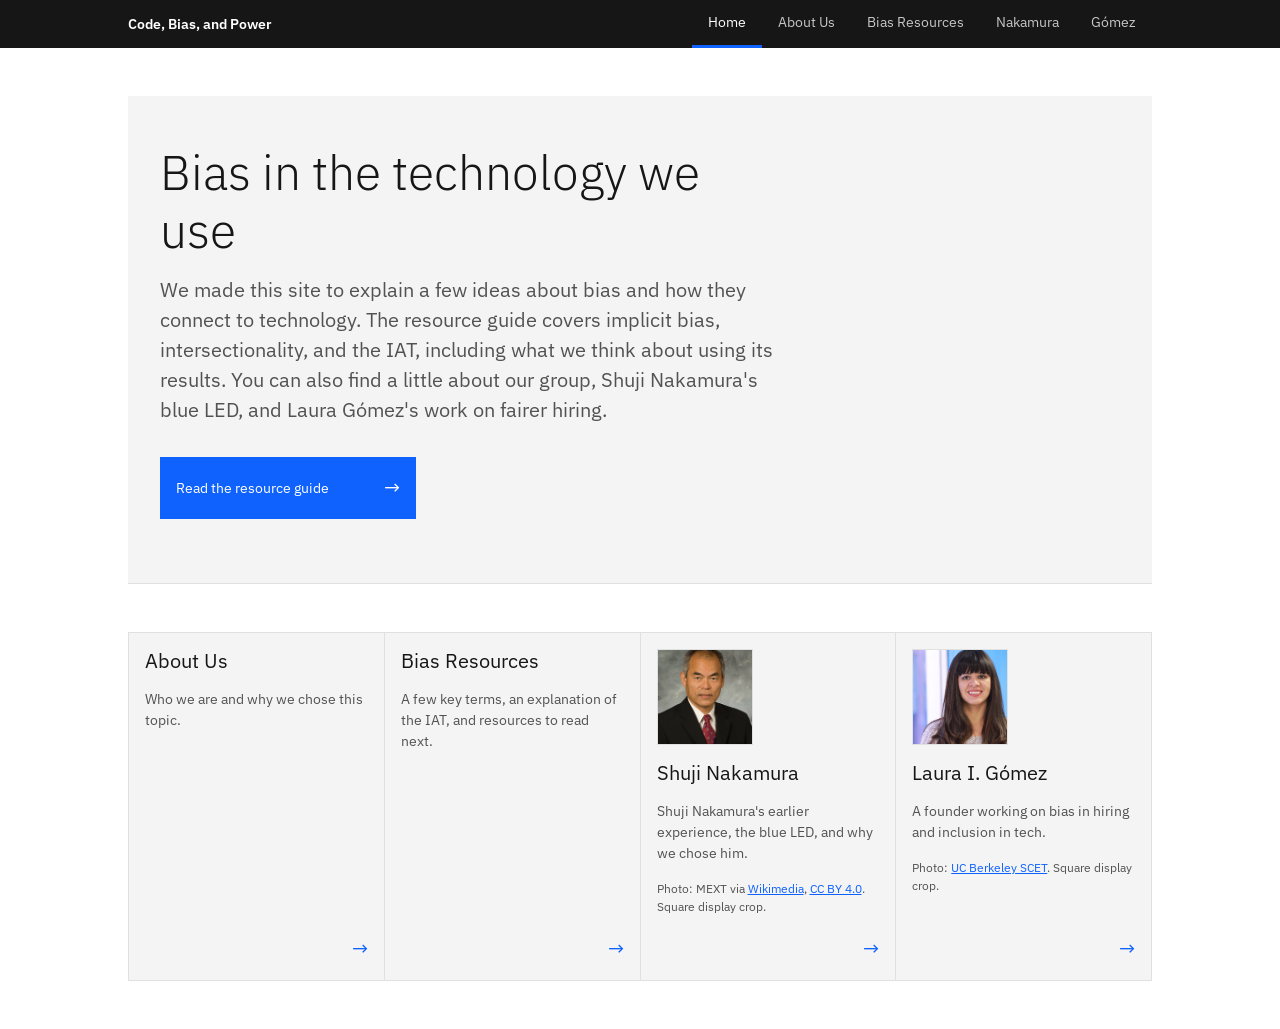
<file: index.html>
<!DOCTYPE html>
<!--
  index.html : the splash (welcome) page.
  Initials: GR TB

  Ideas for takeaway:
  1. We choose to use the semantic tags, like header, nav, and main.
  -- These are the different parts of our page, provide a basic structure or framework, and help
  -- screen readers understand how the content is arranged.
  2. About styling, all active CSS styling is under the stylepage.css and carbon.css(for IBM Carbon Design 
  -- Language). Using separate CSS file help us to keep both HTML clean, and 
  -- make our life easier when we want to change them, since we don't need going back and forth
  -- to change every files. Inline CSS is useful just for small part, not giant describe and denote
  -- inline.
  3. In order to keep navigation stright forward, or navigation should be able to seen directly.
  --  We put as a navigation bar. we still need to optimize it for both desktop and mobile. 
  4. Design for mobile platform, no need to talk more about this, nowadays, everyone use phone. 
  5. The four cards at the bottom send visitors to the other pages,
  -- with brief information, kind of another way of navigation. But provide more
  -- information, while keep our main page not that too empty.
  6. It's better for user's experience, for giving them idea what page there are at.
  -- One is title, and another one is the indication on navigation bar, which page is the current page.
  7. We decide to use the IBM Carbon Design Language for this site.
  --  Most reason is, IBM Carbon Design Language is well-established design language, 
  --  and it provide a lot of guidelines on how we could design the website, the
  --  convey the information to users in stright forward way.
-->

<html lang="en">
<head>
  <meta charset="UTF-8">
  <meta name="viewport" content="width=device-width, initial-scale=1.0">
  <title>Home | Code, Bias, and Power</title>
  <link rel="stylesheet" href="carbon.css">
  <link rel="stylesheet" href="stylepage.css?v=20261009">
</head>
<body>

  <!-- HEADER + MENU: identical on every page so navigation stays consistent -->
  <header>
    <div class="header-inner">
      <span class="site-name">Code, Bias, and Power</span>
      <nav >
        <ul>
          <li><a href="index.html" class="current">Home</a></li>
          <li><a href="about.html">About Us</a></li>
          <li><a href="resources.html">Bias Resources</a></li>
          <li><a href="hero.html">Nakamura</a></li>
          <li><a href="gomez.html">G&oacute;mez</a></li>
        </ul>
      </nav>
    </div>
  </header>

  <main>
    <!-- HERO: first impression. One headline, one sentence, one button. -->
    <section class="hero">
      <h1>Bias in the technology we use</h1>
      <p>
        We made this site to explain a few ideas about bias and how they connect
        to technology. The resource guide covers implicit bias, intersectionality,
        and the IAT, including what we think about using its results. You can also
        find a little about our group, Shuji Nakamura's blue LED, and Laura
        G&oacute;mez's work on fairer hiring.
      </p>
      <a class="button" href="resources.html">Read the resource guide</a>
    </section>

    <!-- CARDS: a quick preview of the other pages -->
    <section class="cards">
      <article class="card">
        <h2><a href="about.html">About Us</a></h2>
        <p>Who we are and why we chose this topic.</p>
      </article>
      <article class="card">
        <h2><a href="resources.html">Bias Resources</a></h2>
        <p>A few key terms, an explanation of the IAT, and resources to read next.</p>
      </article>
      <article class="card">
        <a href="hero.html"><img class="hero-icon" src="assets/shuji-nakamura.jpg" alt="Shuji Nakamura" width="96" height="96" loading="lazy"></a>
        <h2><a href="hero.html">Shuji Nakamura</a></h2>
        <p>Shuji Nakamura's earlier experience, the blue LED, and why we chose him.</p>
        <p class="image-credit">Photo: MEXT via <a href="https://commons.wikimedia.org/wiki/File:Shuji_Nakamura_Nobel.jpg" target="_blank" rel="noopener">Wikimedia</a>, <a href="https://creativecommons.org/licenses/by/4.0/" target="_blank" rel="noopener">CC BY 4.0</a>. Square display crop.</p>
      </article>
      <article class="card">
        <a href="gomez.html"><img class="hero-icon" src="assets/laura-gomez.jpg" alt="Laura I. G&oacute;mez" width="96" height="96" loading="lazy"></a>
        <h2><a href="gomez.html">Laura I. G&oacute;mez</a></h2>
        <p>A founder working on bias in hiring and inclusion in tech.</p>
        <p class="image-credit">Photo: <a href="https://scet.berkeley.edu/laura-gomez-mission-eliminate-bias/" target="_blank" rel="noopener">UC Berkeley SCET</a>. Square display crop.</p>
      </article>
    </section>
  </main>

</body>
</html>
</file>
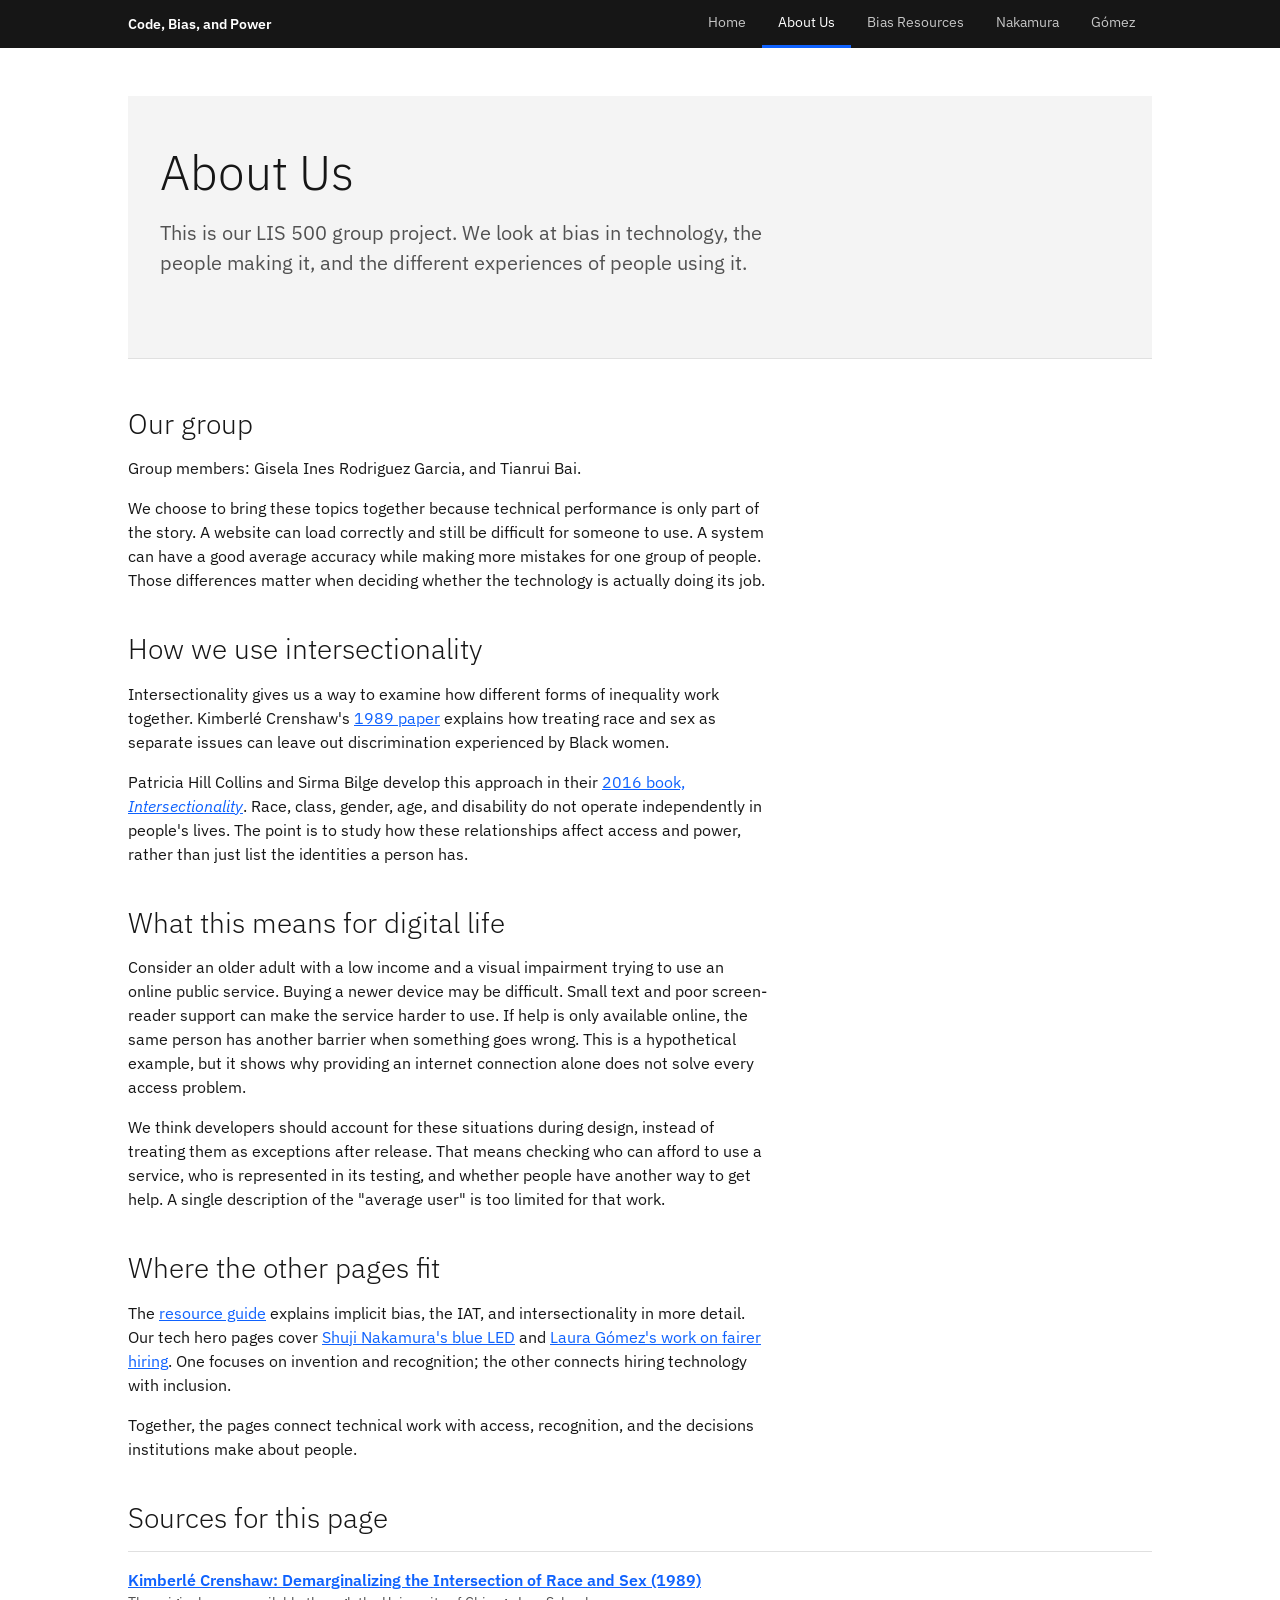
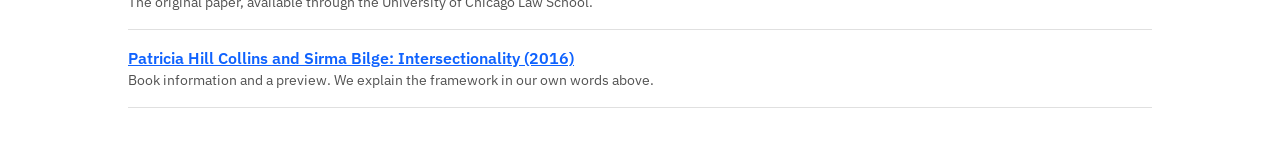
<file: about.html>
<!DOCTYPE html>
<!--
  about.html : our group and intersectionality.
  Initials: GR and TB 

  Ideas for takeaway:
  1. For this page, we put the group introduction first, then intersectionality.
  -- People should know what this website is about before reading the framework.

  2. We choose separate sections for the explanation and the digital life example.
  -- Just knowing the definition is not enough, so we put an example after it.
  -- Easier to see how these different barriers could happen together.

  3. About layout, we just use the same header and CSS files as the other pages.
  -- carbon.css for colors, stylepage.css for the actual arrangement.
  -- No need to build another layout for a page mainly made of text.

  4. For the reading, we link to Crenshaw's paper and Collins and Bilge's book.
  -- We explain the idea in our own words here. The example is hypothetical,
  -- not something we claim happened to a group member.

  5. We also put links back to the resource guide and tech hero page.
  -- These pages belong together, so people could go from the explanation
  -- to the example without always going back to the main page.
-->
<html lang="en">
<head>
  <meta charset="UTF-8">
  <meta name="viewport" content="width=device-width, initial-scale=1.0">
  <title>About Us | Code, Bias, and Power</title>
  <link rel="stylesheet" href="carbon.css">
  <link rel="stylesheet" href="stylepage.css?v=20261009">
</head>
<body>
  <header>
    <div class="header-inner">
      <span class="site-name">Code, Bias, and Power</span>
      <nav>
        <ul>
          <li><a href="index.html">Home</a></li>
          <li><a href="about.html" class="current">About Us</a></li>
          <li><a href="resources.html">Bias Resources</a></li>
          <li><a href="hero.html">Nakamura</a></li>
          <li><a href="gomez.html">G&oacute;mez</a></li>
        </ul>
      </nav>
    </div>
  </header>

  <main>
    <section class="hero">
      <h1>About Us</h1>
      <p>
        This is our LIS 500 group project. We look at bias in technology,
        the people making it, and the different experiences of people using it.
      </p>
    </section>

    <section id="group">
      <h2>Our group</h2>
      <p>Group members: Gisela Ines Rodriguez Garcia, and Tianrui Bai.</p>
      <p>
        We choose to bring these topics together because technical performance
        is only part of the story. A website can load correctly and still be
        difficult for someone to use. A system can have a good average accuracy
        while making more mistakes for one group of people. Those differences
        matter when deciding whether the technology is actually doing its job.
      </p>
    </section>

    <section id="intersectionality">
      <h2>How we use intersectionality</h2>
      <p>
        Intersectionality gives us a way to examine how different forms of
        inequality work together. Kimberl&eacute; Crenshaw's
        <a href="https://chicagounbound.uchicago.edu/uclf/vol1989/iss1/8/" target="_blank" rel="noopener">1989 paper</a>
        explains how treating race and sex as separate issues can leave out
        discrimination experienced by Black women.
      </p>
      <p>
        Patricia Hill Collins and Sirma Bilge develop this approach in their
        <a href="https://books.google.com/books/about/Intersectionality.html?id=M2a-CgAAQBAJ" target="_blank" rel="noopener">2016 book, <em>Intersectionality</em></a>.
        Race, class, gender, age, and disability do not operate independently
        in people's lives. The point is to study how these relationships affect
        access and power, rather than just list the identities a person has.
      </p>
    </section>

    <section id="digital-life">
      <h2>What this means for digital life</h2>
      <p>
        Consider an older adult with a low income and a visual impairment trying
        to use an online public service. Buying a newer device may be difficult.
        Small text and poor screen-reader support can make the service harder to
        use. If help is only available online, the same person has another barrier
        when something goes wrong. This is a hypothetical example, but it shows
        why providing an internet connection alone does not solve every access problem.
      </p>
      <p>
        We think developers should account for these situations during design,
        instead of treating them as exceptions after release. That means checking
        who can afford to use a service, who is represented in its testing, and
        whether people have another way to get help. A single description of the
        "average user" is too limited for that work.
      </p>
    </section>

    <section id="our-pages">
      <h2>Where the other pages fit</h2>
      <p>
        The <a href="resources.html">resource guide</a> explains implicit bias,
        the IAT, and intersectionality in more detail. Our tech hero pages cover
        <a href="hero.html">Shuji Nakamura's blue LED</a> and
        <a href="gomez.html">Laura G&oacute;mez's work on fairer hiring</a>.
        One focuses on invention and recognition; the other connects hiring
        technology with inclusion.
      </p>
      <p>
        Together, the pages connect technical work with access, recognition,
        and the decisions institutions make about people.
      </p>
    </section>

    <section id="reading">
      <h2>Sources for this page</h2>
      <ul class="resource-list">
        <li>
          <a href="https://chicagounbound.uchicago.edu/uclf/vol1989/iss1/8/" target="_blank" rel="noopener">Kimberl&eacute; Crenshaw: Demarginalizing the Intersection of Race and Sex (1989)</a>
          <span>The original paper, available through the University of Chicago Law School.</span>
        </li>
        <li>
          <a href="https://books.google.com/books/about/Intersectionality.html?id=M2a-CgAAQBAJ" target="_blank" rel="noopener">Patricia Hill Collins and Sirma Bilge: Intersectionality (2016)</a>
          <span>Book information and a preview. We explain the framework in our own words above.</span>
        </li>
      </ul>
    </section>
  </main>
</body>
</html>
</file>
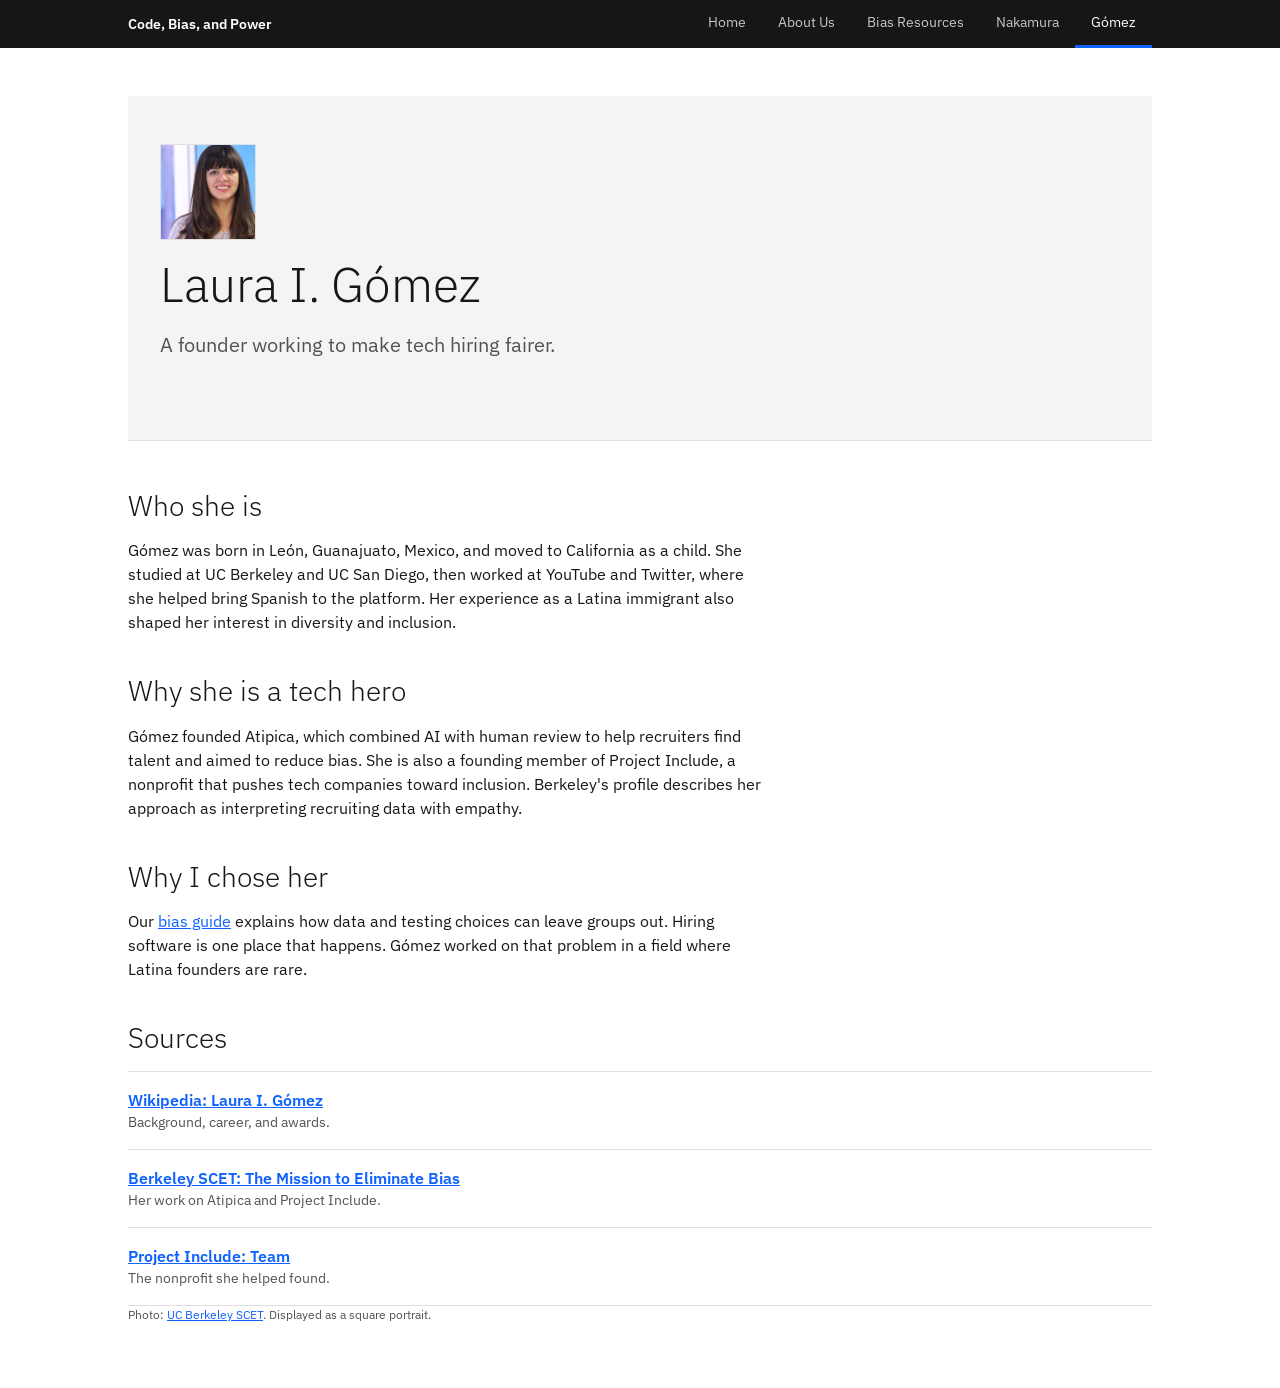
<file: gomez.html>
<!DOCTYPE html>
<!--
  gomez.html : second tech hero, Laura I. Gomez.
  Initials: GR

  Ideas for takeaway:
  1. The assignment caps a tech hero profile at 300 words, so I kept
  -- every section short and put the sources in a simple list at the end.
  -- The visible text on this whole page stays under that limit.

  2. I chose Laura Gomez because her work connects to our bias guide.
  -- Hiring software can leave groups out, the same way the testing
  -- problems on the resource page can. She also fits the assignment:
  -- a Latina founder working on equity in the United States.

  3. This page uses the same header and menu as the other pages, plus
  -- the link "Gomez", with the class "current" on this page.
  -- Colors come from carbon.css and layout comes from stylepage.css.
  -- The portrait uses the same class as Nakamura's page, no inline CSS.

  4. Every outside link opens in a new tab with rel="noopener".
  -- I checked the facts against the sources listed at the bottom.
-->
<html lang="en">
<head>
  <meta charset="UTF-8">
  <meta name="viewport" content="width=device-width, initial-scale=1.0">
  <title>Laura I. G&oacute;mez | Code, Bias, and Power</title>
  <link rel="stylesheet" href="carbon.css">
  <link rel="stylesheet" href="stylepage.css?v=20261009">
</head>
<body>
  <header>
    <div class="header-inner">
      <span class="site-name">Code, Bias, and Power</span>
      <nav>
        <ul>
          <li><a href="index.html">Home</a></li>
          <li><a href="about.html">About Us</a></li>
          <li><a href="resources.html">Bias Resources</a></li>
          <li><a href="hero.html">Nakamura</a></li>
          <li><a href="gomez.html" class="current">G&oacute;mez</a></li>
        </ul>
      </nav>
    </div>
  </header>

  <main>
    <section class="hero">
      <img class="hero-icon" src="assets/laura-gomez.jpg" alt="Laura I. G&oacute;mez" width="96" height="96">
      <h1>Laura I. G&oacute;mez</h1>
      <p>A founder working to make tech hiring fairer.</p>
    </section>

    <section id="bio">
      <h2>Who she is</h2>
      <p>
        G&oacute;mez was born in Le&oacute;n, Guanajuato, Mexico, and moved to
        California as a child. She studied at UC Berkeley and UC San Diego,
        then worked at YouTube and Twitter, where she helped bring Spanish to
        the platform. Her experience as a Latina immigrant also shaped her
        interest in diversity and inclusion.
      </p>
    </section>

    <section id="work">
      <h2>Why she is a tech hero</h2>
      <p>
        G&oacute;mez founded Atipica, which combined AI with human review to help
        recruiters find talent and aimed to reduce bias. She is also a founding
        member of Project Include, a nonprofit that pushes tech companies
        toward inclusion. Berkeley's profile describes her approach as
        interpreting recruiting data with empathy.
      </p>
    </section>

    <section id="choice">
      <h2>Why I chose her</h2>
      <p>
        Our <a href="resources.html#tech">bias guide</a> explains how data and
        testing choices can leave groups out. Hiring software is one place that
        happens. G&oacute;mez worked on that problem in a field where Latina
        founders are rare.
      </p>
    </section>

    <section id="sources">
      <h2>Sources</h2>
      <ul class="resource-list">
        <li>
          <a href="https://en.wikipedia.org/wiki/Laura_I._Gomez" target="_blank" rel="noopener">Wikipedia: Laura I. G&oacute;mez</a>
          <span>Background, career, and awards.</span>
        </li>
        <li>
          <a href="https://scet.berkeley.edu/laura-gomez-mission-eliminate-bias/" target="_blank" rel="noopener">Berkeley SCET: The Mission to Eliminate Bias</a>
          <span>Her work on Atipica and Project Include.</span>
        </li>
        <li>
          <a href="https://projectinclude.org/team/" target="_blank" rel="noopener">Project Include: Team</a>
          <span>The nonprofit she helped found.</span>
        </li>
      </ul>
      <p class="image-credit">Photo: <a href="https://scet.berkeley.edu/laura-gomez-mission-eliminate-bias/" target="_blank" rel="noopener">UC Berkeley SCET</a>. Displayed as a square portrait.</p>
    </section>
  </main>
</body>
</html>
</file>
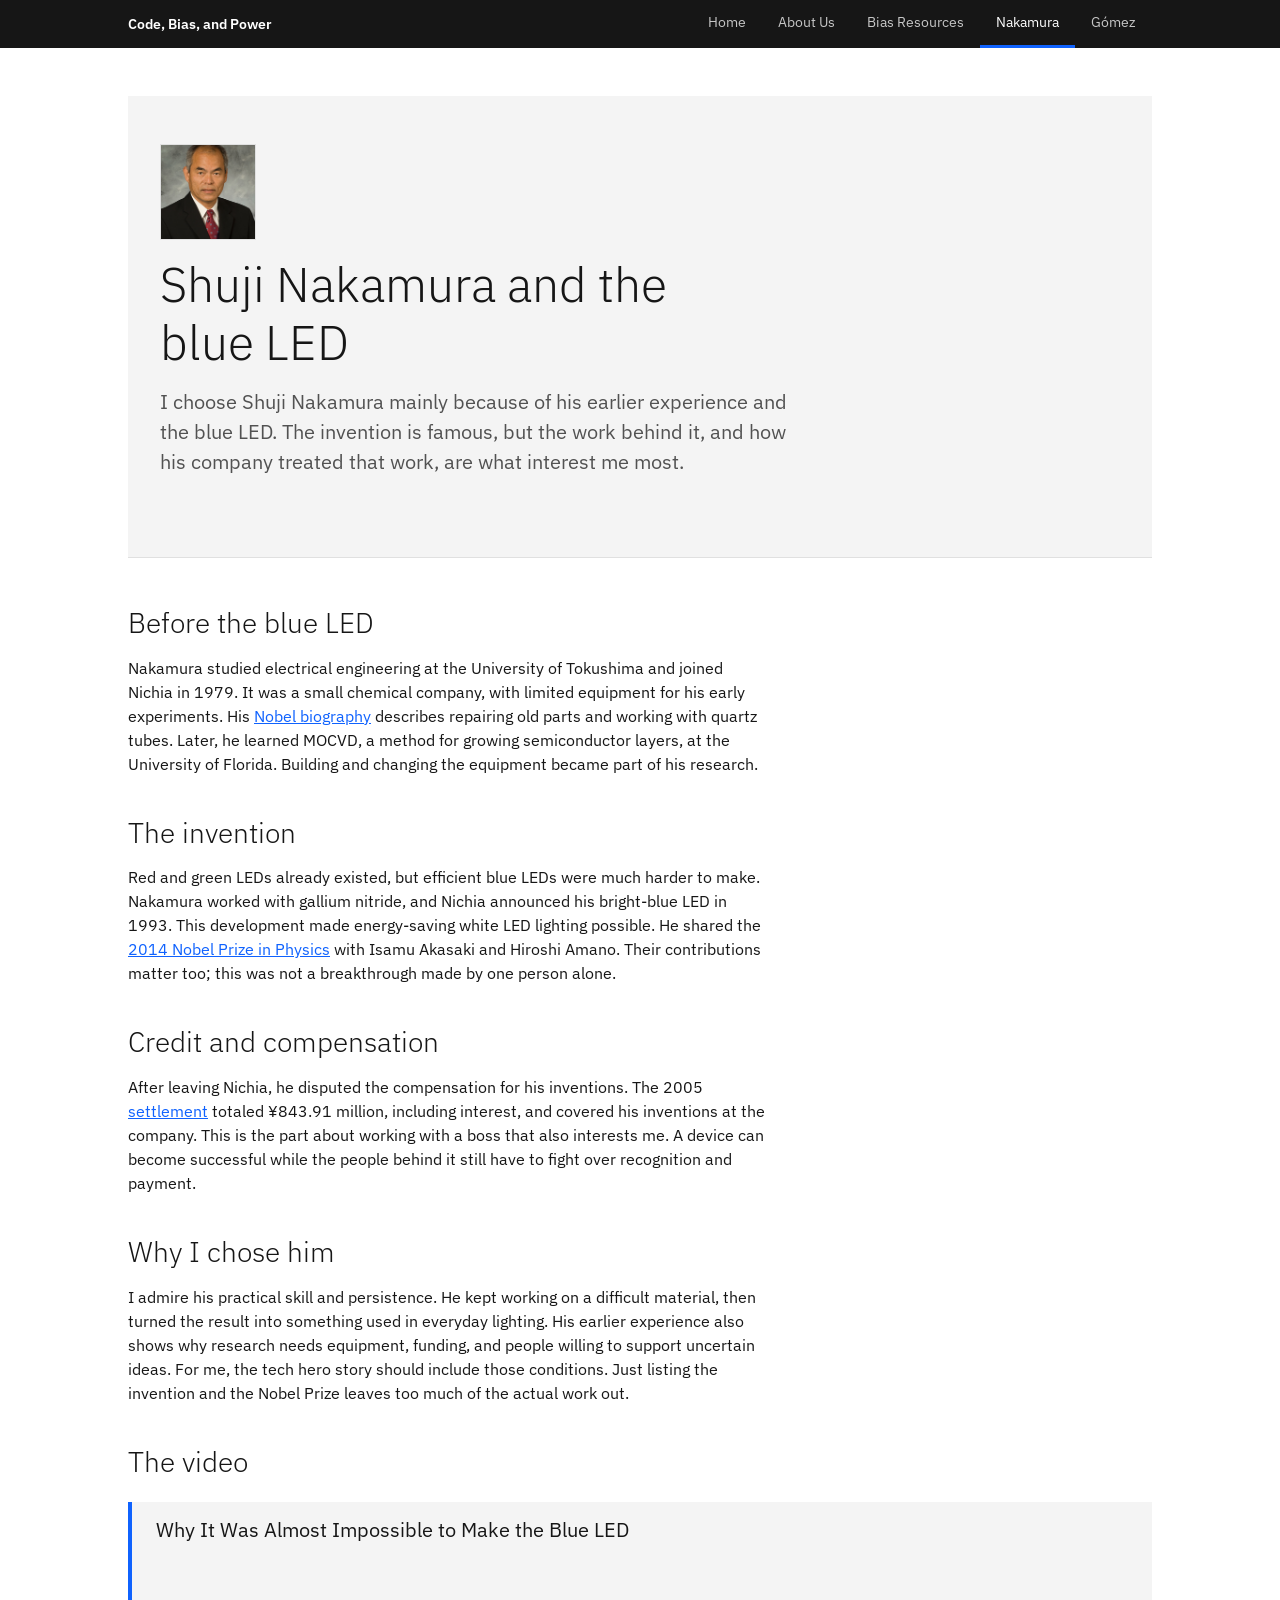
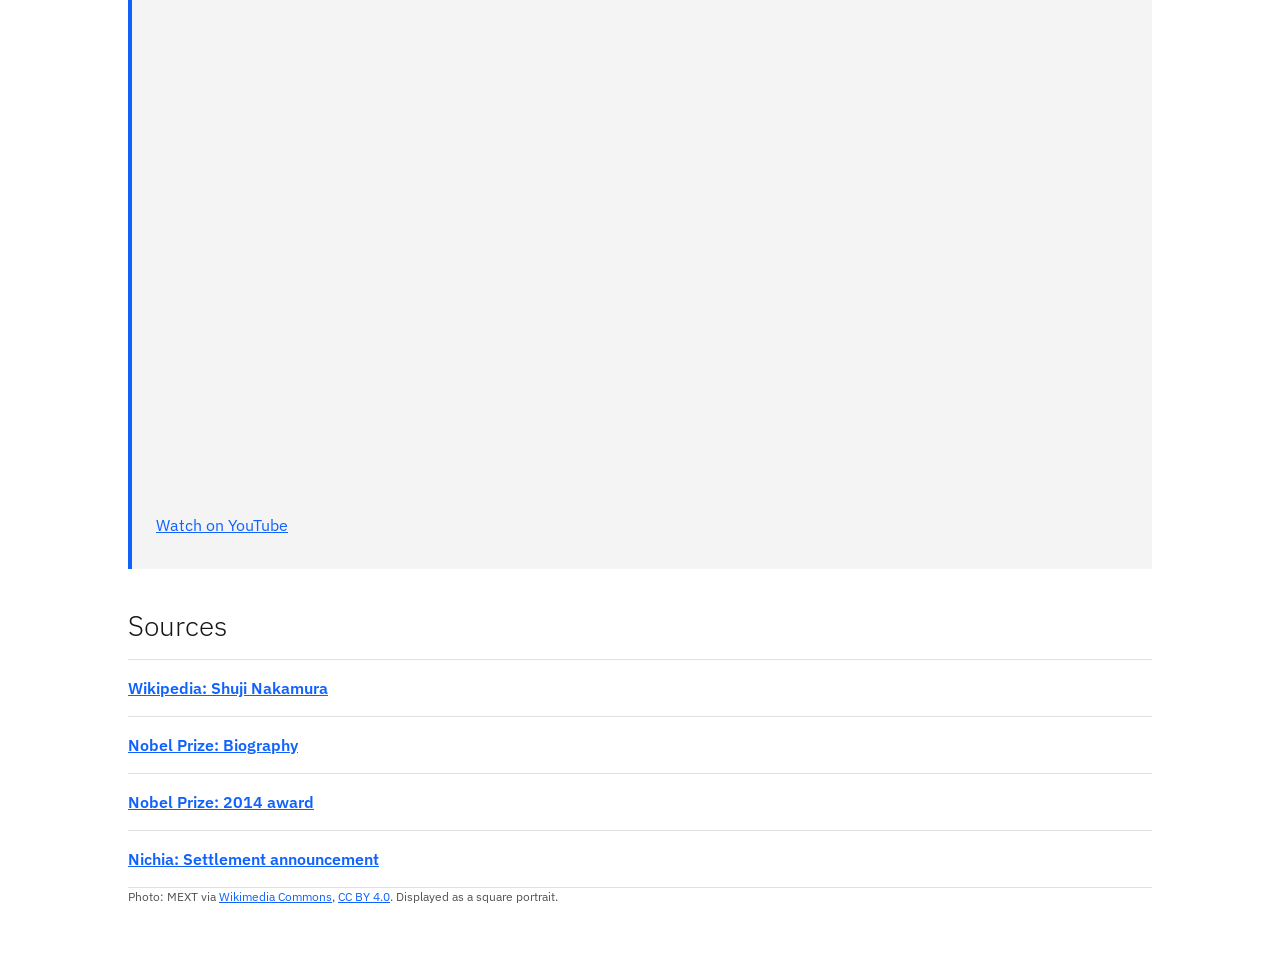
<file: hero.html>
<!DOCTYPE html>
<!--
  hero.html : Shuji Nakamura and the blue LED.
  Initials: TB

  Ideas for takeaway:
  1. I choose to put why I picked Nakamura at the top.
  -- His earlier experience and invention are the main reasons, so start there.
  -- No need to begin with a giant list of every award he received.
  -- Also, the classic experience of "working with boss", the inequality from the 
  -- culture itself. But I mean, it literally exist everywhere.

  2. For his story, I arrange the earlier work before the invention.
  -- The result is famous, but building and fixing the equipment matters too.
  -- Then the compensation dispute, since recognition is another part of this story.

  3. I cut down the profile to around 300 words, keep the main parts.
  -- Earlier work, invention, then compensation. The video gives more detail,
  -- no need to describe everything again here.

  4. About the video, I embed it in a callout, also keep the YouTube link.
  -- Keep it simple. The video explains more of the device itself,
  -- while this page also talks about why I choose him as a tech hero.
  -- I really like the video.

  5. For sources, Wikipedia is a quick introduction, not the only reference.
  -- Checked the Nobel and UCSB pages, and the settlement announcement.
  -- Dates and payment details are easy to mix up, especially a settlement
  -- and a court award. Better to check those separately.

  6. Same colors and navigation as the rest of the website, desugn consistentcy.
  -- I use carbon.css and stylepage.css again, no separate styling here.
  -- The current class goes on Nakamura so people know which page they opened.
-->
<html lang="en">
<head>
  <meta charset="UTF-8">
  <meta name="viewport" content="width=device-width, initial-scale=1.0">
  <title>Shuji Nakamura | Code, Bias, and Power</title>
  <link rel="stylesheet" href="carbon.css">
  <link rel="stylesheet" href="stylepage.css?v=20261009">
</head>
<body>
  <header>
    <div class="header-inner">
      <span class="site-name">Code, Bias, and Power</span>
      <nav>
        <ul>
          <li><a href="index.html">Home</a></li>
          <li><a href="about.html">About Us</a></li>
          <li><a href="resources.html">Bias Resources</a></li>
          <li><a href="hero.html" class="current">Nakamura</a></li>
          <li><a href="gomez.html">G&oacute;mez</a></li>
        </ul>
      </nav>
    </div>
  </header>

  <main>
    <section class="hero">
      <img class="hero-icon" src="assets/shuji-nakamura.jpg" alt="Shuji Nakamura" width="96" height="96">
      <h1>Shuji Nakamura and the blue LED</h1>
      <p>
        I choose Shuji Nakamura mainly because of his earlier experience and the
        blue LED. The invention is famous, but the work behind it, and how his
        company treated that work, are what interest me most.
      </p>
    </section>

    <section id="background">
      <h2>Before the blue LED</h2>
      <p>
        Nakamura studied electrical engineering at the University of Tokushima
        and joined Nichia in 1979. It was a small chemical company, with limited
        equipment for his early experiments. His <a href="https://www.nobelprize.org/prizes/physics/2014/nakamura/biographical/" target="_blank" rel="noopener">Nobel biography</a>
        describes repairing old parts and working with quartz tubes. Later, he
        learned MOCVD, a method for growing semiconductor layers, at the University
        of Florida. Building and changing the equipment became part of his research.
      </p>
    </section>

    <section id="invention">
      <h2>The invention</h2>
      <p>
        Red and green LEDs already existed, but efficient blue LEDs were much
        harder to make. Nakamura worked with gallium nitride, and Nichia announced
        his bright-blue LED in 1993. This development made energy-saving white LED
        lighting possible. He shared the <a href="https://www.nobelprize.org/prizes/physics/2014/summary/" target="_blank" rel="noopener">2014 Nobel Prize in Physics</a>
        with Isamu Akasaki and Hiroshi Amano. Their contributions matter too;
        this was not a breakthrough made by one person alone.
      </p>
    </section>

    <section id="recognition">
      <h2>Credit and compensation</h2>
      <p>
        After leaving Nichia, he disputed the compensation for his inventions.
        The 2005 <a href="https://www.nichia.co.jp/en/newsroom/2005/2005_011101.html" target="_blank" rel="noopener">settlement</a>
        totaled &yen;843.91 million, including interest, and covered his inventions
        at the company. This is the part about working with a boss that also
        interests me. A device can become successful while the people behind it
        still have to fight over recognition and payment.
      </p>
    </section>

    <section id="choice">
      <h2>Why I chose him</h2>
      <p>
        I admire his practical skill and persistence. He kept working on a
        difficult material, then turned the result into something used in everyday
        lighting. His earlier experience also shows why research needs equipment,
        funding, and people willing to support uncertain ideas. For me, the tech
        hero story should include those conditions. Just listing the invention
        and the Nobel Prize leaves too much of the actual work out.
      </p>
    </section>

    <section id="video">
      <h2>The video</h2>
      <div class="callout">
        <h3>Why It Was Almost Impossible to Make the Blue LED</h3>
        <iframe
          class="video-player"
          src="https://www.youtube-nocookie.com/embed/AF8d72mA41M"
          title="Veritasium: Why It Was Almost Impossible to Make the Blue LED"
          loading="lazy"
          referrerpolicy="strict-origin-when-cross-origin"
          allow="encrypted-media; picture-in-picture; fullscreen"
          allowfullscreen>
        </iframe>
        <p><a href="https://www.youtube.com/watch?v=AF8d72mA41M" target="_blank" rel="noopener">Watch on YouTube</a></p>
      </div>
    </section>

    <section id="sources">
      <h2>Sources</h2>
      <ul class="resource-list">
        <li><a href="https://en.wikipedia.org/wiki/Shuji_Nakamura" target="_blank" rel="noopener">Wikipedia: Shuji Nakamura</a></li>
        <li><a href="https://www.nobelprize.org/prizes/physics/2014/nakamura/biographical/" target="_blank" rel="noopener">Nobel Prize: Biography</a></li>
        <li><a href="https://www.nobelprize.org/prizes/physics/2014/summary/" target="_blank" rel="noopener">Nobel Prize: 2014 award</a></li>
        <li><a href="https://www.nichia.co.jp/en/newsroom/2005/2005_011101.html" target="_blank" rel="noopener">Nichia: Settlement announcement</a></li>
      </ul>
      <p class="image-credit">Photo: MEXT via <a href="https://commons.wikimedia.org/wiki/File:Shuji_Nakamura_Nobel.jpg" target="_blank" rel="noopener">Wikimedia Commons</a>, <a href="https://creativecommons.org/licenses/by/4.0/" target="_blank" rel="noopener">CC BY 4.0</a>. Displayed as a square portrait.</p>
    </section>
  </main>
</body>
</html>
</file>
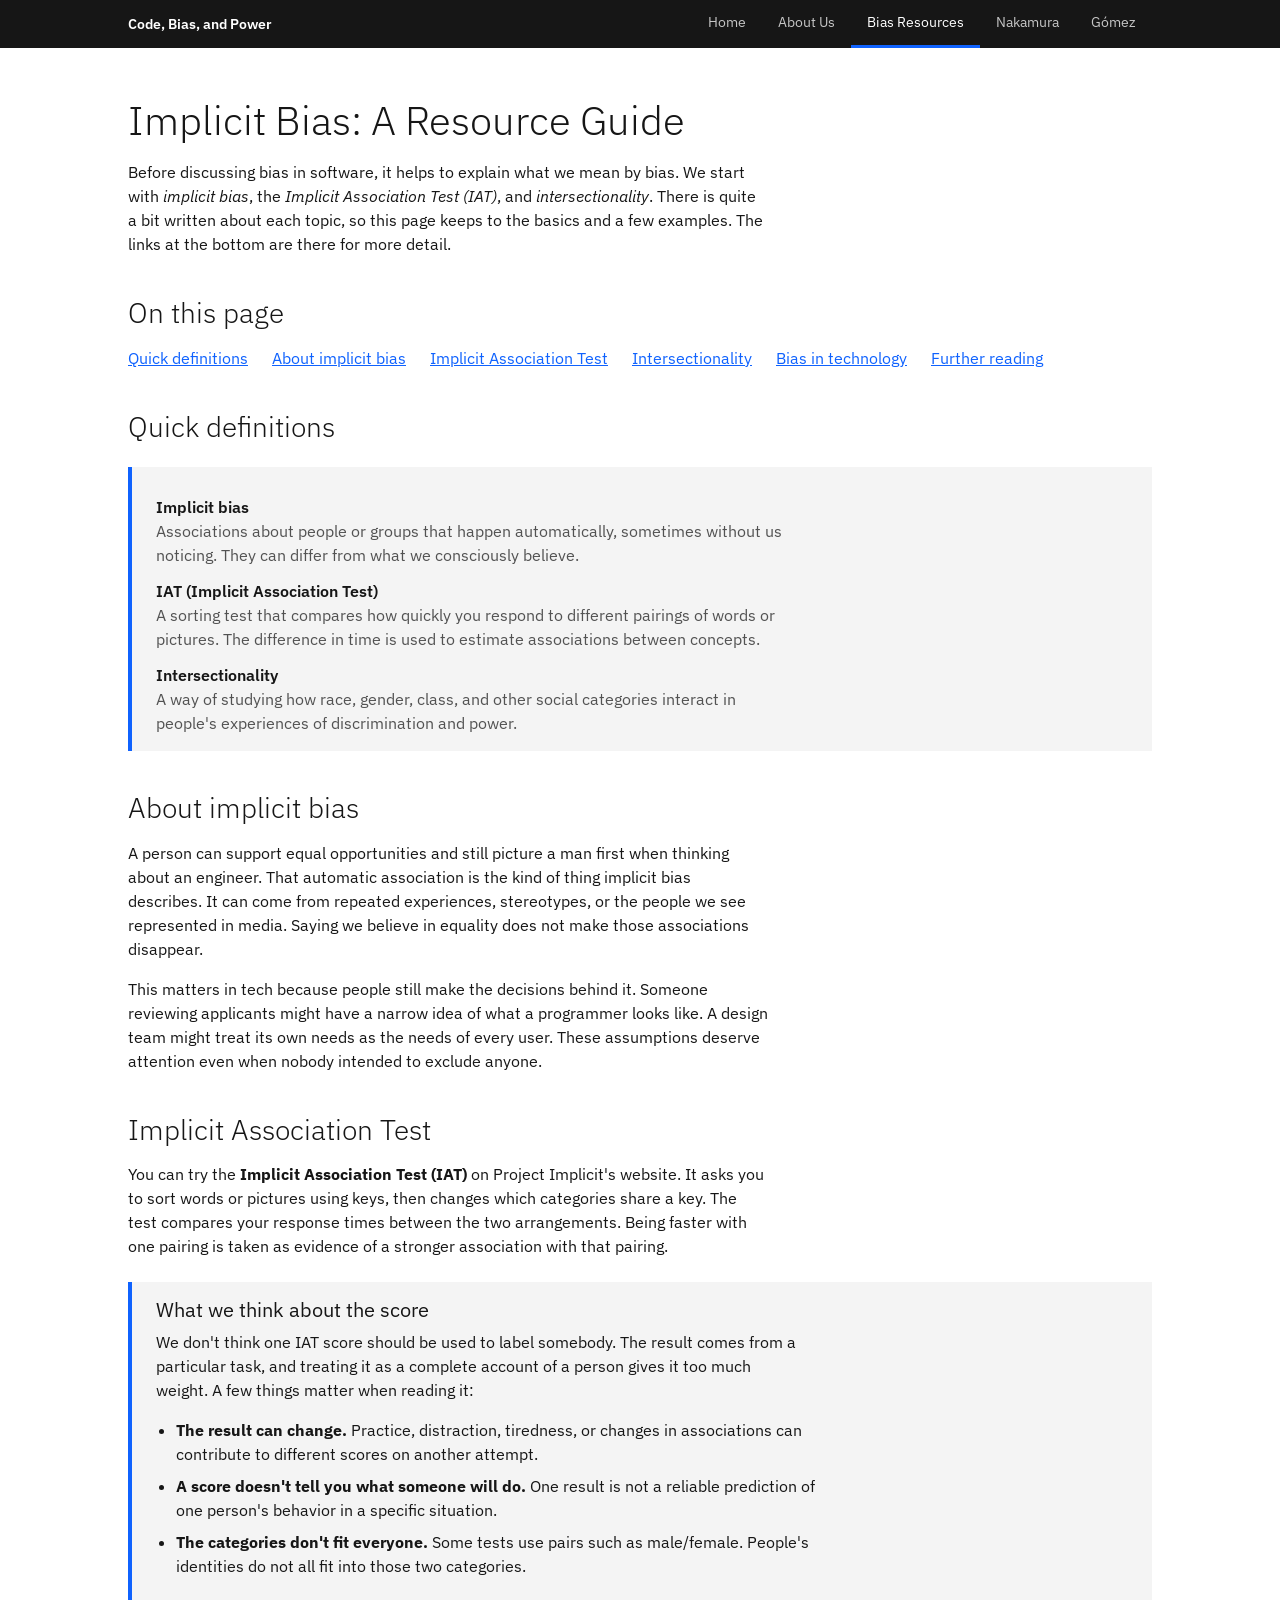
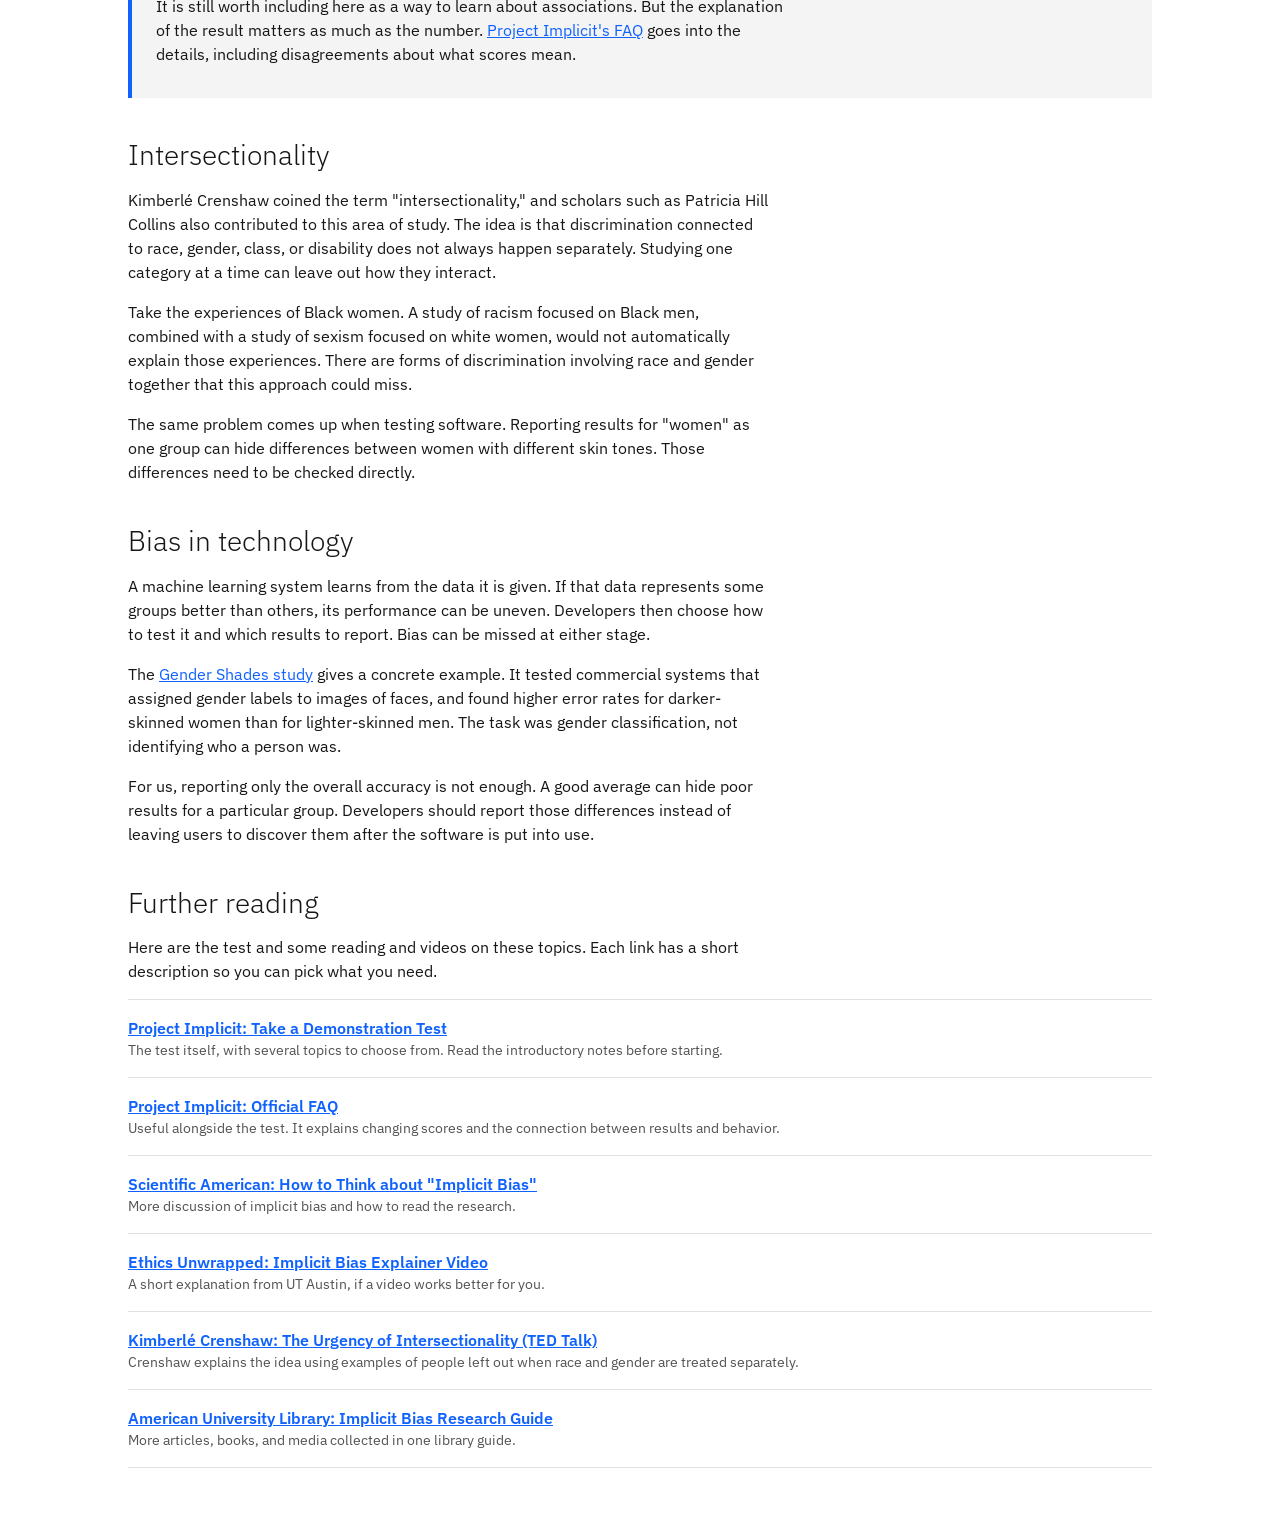
<file: resources.html>
<!DOCTYPE html>
<!--
  resources.html : the Implicit Bias resource guide.
  Initials: GR
Ideas for takeaway:
  1. Since this is a resource page to introduce implicit bias, IAT, and
  -- intersectionality, we arrange it like a library resource guide.
  -- A short introduction first, then separate topics, and reading links
  -- at the bottom. Users could follow the whole page or find one part.

  2. We've thought about people who just want to read a particular topic,
  -- so we put an "On this page" list near the top, kind of another navigation.
  -- For this part, we just use anchor links with matching section ids,
  -- since we're building a simple website, no JavaScript needed here.

  3. For the quick definitions, we choose to use dl, dt, and dd.
  -- Our idea is to put the term and its explanation together,
  -- so users could get a basic understanding before reading more.
  -- These tags already provide the structure for this kind of content.

  4. We choose grey boxes for the definitions and our take on the IAT.
  -- These parts should be able to seen directly, especially our opinions,
  -- which we want to distinguish from the general explanation.
  -- Using a different background helps, without adding too much decoration.

  5. About styling, we use carbon.css for colors and stylepage.css for layout.
  -- Since both pages belong to the same website, we want them to look
  -- consistent. We just add callout, jump, and resource-list for the
  -- different parts here, no need to repeat the CSS inside HTML.

  6. For the reading links, we choose to open them in a new tab.
  -- Users could check the resource while keeping this guide open,
  -- rather than going back and forth between our page and another website.
  -- We also use rel="noopener" to prevent the new tab from accessing our page.

  7. It's better for user's experience to keep the same header and menu.
  -- They already see this navigation on the home page, so we keep it here.
  -- The page title and the indication on navigation bar give them
  -- an idea that they are currently reading Bias Resources.

  8. Our idea is to give a straightforward introduction to these topics.
  -- Since some students might be seeing these terms for the first time,
  -- we use plain language and examples before giving further reading.
  -- For the resource list, we also put a brief description under each link,
  -- so users have an idea what they could find before opening it.
-->
<html lang="en">
<head>
  <meta charset="UTF-8">
  <meta name="viewport" content="width=device-width, initial-scale=1.0">
  <title>Bias Resources | Code, Bias, and Power</title>
  <link rel="stylesheet" href="carbon.css">
  <link rel="stylesheet" href="stylepage.css?v=20261009">
</head>
<body>

  <!-- HEADER + NAV: Standard site menu across all pages -->
  <header>
    <div class="header-inner">
      <span class="site-name">Code, Bias, and Power</span>
      <nav >
        <ul>
          <li><a href="index.html">Home</a></li>
          <li><a href="about.html">About Us</a></li>
          <li><a href="resources.html" class="current" >Bias Resources</a></li>
          <li><a href="hero.html">Nakamura</a></li>
          <li><a href="gomez.html">G&oacute;mez</a></li>
        </ul>
      </nav>
    </div>
  </header>

  <main>
    <h1>Implicit Bias: A Resource Guide</h1>
    <p>
      Before discussing bias in software, it helps to explain what we mean by
      bias. We start with <em>implicit bias</em>, the <em>Implicit Association
      Test (IAT)</em>, and <em>intersectionality</em>. There is quite a bit written
      about each topic, so this page keeps to the basics and a few examples.
      The links at the bottom are there for more detail.
    </p>

    <!-- JUMP LIST: Direct links to page sections -->
    <h2>On this page</h2>
    <ul class="jump">
      <li><a href="#terms">Quick definitions</a></li>
      <li><a href="#implicit-bias">About implicit bias</a></li>
      <li><a href="#iat">Implicit Association Test</a></li>
      <li><a href="#intersectionality">Intersectionality</a></li>
      <li><a href="#tech">Bias in technology</a></li>
      <li><a href="#links">Further reading</a></li>
    </ul>

    <section id="terms">
      <h2>Quick definitions</h2>
      <div class="callout">
        <dl>
          <dt>Implicit bias</dt>
          <dd>Associations about people or groups that happen automatically, sometimes without us noticing. They can differ from what we consciously believe.</dd>
          <dt>IAT (Implicit Association Test)</dt>
          <dd>A sorting test that compares how quickly you respond to different pairings of words or pictures. The difference in time is used to estimate associations between concepts.</dd>
          <dt>Intersectionality</dt>
          <dd>A way of studying how race, gender, class, and other social categories interact in people's experiences of discrimination and power.</dd>
        </dl>
      </div>
    </section>

    <section id="implicit-bias">
      <h2>About implicit bias</h2>
      <p>
        A person can support equal opportunities and still picture a man first
        when thinking about an engineer. That automatic association is the kind
        of thing implicit bias describes. It can come from repeated experiences,
        stereotypes, or the people we see represented in media. Saying we believe
        in equality does not make those associations disappear.
      </p>
      <p>
        This matters in tech because people still make the decisions behind it.
        Someone reviewing applicants might have a narrow idea of what a programmer
        looks like. A design team might treat its own needs as the needs of every
        user. These assumptions deserve attention even when nobody intended to
        exclude anyone.
      </p>
    </section>

    <section id="iat">
      <h2>Implicit Association Test</h2>
      <p>
        You can try the <strong>Implicit Association Test (IAT)</strong> on
        Project Implicit's website. It asks you to sort words or pictures using
        keys, then changes which categories share a key. The test compares your
        response times between the two arrangements. Being faster with one
        pairing is taken as evidence of a stronger association with that pairing.
      </p>

      <div class="callout">
        <h3>What we think about the score</h3>
        <p>
          We don't think one IAT score should be used to label somebody. The result
          comes from a particular task, and treating it as a complete account of
          a person gives it too much weight. A few things matter when reading it:
        </p>
        <ul>
          <li><strong>The result can change.</strong> Practice, distraction, tiredness, or changes in associations can contribute to different scores on another attempt.</li>
          <li><strong>A score doesn't tell you what someone will do.</strong> One result is not a reliable prediction of one person's behavior in a specific situation.</li>
          <li><strong>The categories don't fit everyone.</strong> Some tests use pairs such as male/female. People's identities do not all fit into those two categories.</li>
        </ul>
        <p>
          It is still worth including here as a way to learn about associations.
          But the explanation of the result matters as much as the number.
          <a href="https://implicit.harvard.edu/implicit/faqs.html" target="_blank" rel="noopener">Project Implicit's FAQ</a>
          goes into the details, including disagreements about what scores mean.
        </p>
      </div>
    </section>

    <section id="intersectionality">
      <h2>Intersectionality</h2>
      <p>
        Kimberl&eacute; Crenshaw coined the term "intersectionality," and scholars
        such as Patricia Hill Collins also contributed to this area of study.
        The idea is that discrimination connected to race, gender, class, or
        disability does not always happen separately. Studying one category at a
        time can leave out how they interact.
      </p>
      <p>
        Take the experiences of Black women. A study of racism focused on Black
        men, combined with a study of sexism focused on white women, would not
        automatically explain those experiences. There are forms of discrimination
        involving race and gender together that this approach could miss.
      </p>
      <p>
        The same problem comes up when testing software. Reporting results for
        "women" as one group can hide differences between women with different
        skin tones. Those differences need to be checked directly.
      </p>
    </section>

    <section id="tech">
      <h2>Bias in technology</h2>
      <p>
        A machine learning system learns from the data it is given. If that data
        represents some groups better than others, its performance can be uneven.
        Developers then choose how to test it and which results to report. Bias
        can be missed at either stage.
      </p>
      <p>
        The <a href="https://www.media.mit.edu/projects/gender-shades/overview/" target="_blank" rel="noopener">Gender Shades study</a>
        gives a concrete example. It tested commercial systems that assigned gender
        labels to images of faces, and found higher error rates for darker-skinned
        women than for lighter-skinned men. The task was gender classification,
        not identifying who a person was.
      </p>
      <p>
        For us, reporting only the overall accuracy is not enough. A good average
        can hide poor results for a particular group. Developers should report
        those differences instead of leaving users to discover them after the
        software is put into use.
      </p>
    </section>

    <section id="links">
      <h2>Further reading</h2>
      <p>Here are the test and some reading and videos on these topics. Each link has a short description so you can pick what you need.</p>
      <ul class="resource-list">
        <li>
          <a href="https://implicit.harvard.edu/implicit/takeatouchtestv2.html" target="_blank" rel="noopener">Project Implicit: Take a Demonstration Test</a>
          <span>The test itself, with several topics to choose from. Read the introductory notes before starting.</span>
        </li>
        <li>
          <a href="https://implicit.harvard.edu/implicit/faqs.html" target="_blank" rel="noopener">Project Implicit: Official FAQ</a>
          <span>Useful alongside the test. It explains changing scores and the connection between results and behavior.</span>
        </li>
        <li>
          <a href="https://www.scientificamerican.com/article/how-to-think-about-implicit-bias/" target="_blank" rel="noopener">Scientific American: How to Think about "Implicit Bias"</a>
          <span>More discussion of implicit bias and how to read the research.</span>
        </li>
        <li>
          <a href="https://ethicsunwrapped.utexas.edu/video/implicit-bias" target="_blank" rel="noopener">Ethics Unwrapped: Implicit Bias Explainer Video</a>
          <span>A short explanation from UT Austin, if a video works better for you.</span>
        </li>
        <li>
          <a href="https://www.ted.com/talks/kimberle_crenshaw_the_urgency_of_intersectionality" target="_blank" rel="noopener">Kimberl&eacute; Crenshaw: The Urgency of Intersectionality (TED Talk)</a>
          <span>Crenshaw explains the idea using examples of people left out when race and gender are treated separately.</span>
        </li>
        <li>
          <a href="https://subjectguides.library.american.edu/c.php?g=1025915&amp;p=7715530" target="_blank" rel="noopener">American University Library: Implicit Bias Research Guide</a>
          <span>More articles, books, and media collected in one library guide.</span>
        </li>
      </ul>
    </section>
  </main>

</body>
</html>
</file>
<file: carbon.css>
/* We choose Carbon's White theme for our shared colors.
   Reference: https://www.carbondesignsystem.com/building-blocks/foundations/color/tokens */
:root {
  --cds-white: #ffffff;
  --cds-gray-10: #f4f4f4;
  --cds-gray-20: #e0e0e0;
  --cds-gray-30: #c6c6c6;
  --cds-gray-40: #a8a8a8;
  --cds-gray-50: #8d8d8d;
  --cds-gray-60: #6f6f6f;
  --cds-gray-70: #525252;
  --cds-gray-80: #393939;
  --cds-gray-100: #161616;
  --cds-blue-20: #d0e2ff;
  --cds-blue-30: #a6c8ff;
  --cds-blue-40: #78a9ff;
  --cds-blue-60: #0f62fe;
  --cds-blue-70: #0043ce;
  --cds-blue-80: #002d9c;

  --cds-background: var(--cds-white);
  --cds-background-brand: var(--cds-blue-60);
  --cds-background-inverse: var(--cds-gray-80);
  --cds-background-inverse-hover: #474747;

  --cds-layer-01: var(--cds-gray-10);
  --cds-layer-02: var(--cds-white);
  --cds-layer-03: var(--cds-gray-10);
  --cds-layer-hover-01: #e8e8e8;
  --cds-layer-active-01: var(--cds-gray-30);
  --cds-layer-selected-01: var(--cds-gray-20);
  --cds-layer-selected-hover-01: #d1d1d1;

  --cds-field-01: var(--cds-gray-10);
  --cds-field-02: var(--cds-white);
  --cds-field-hover-01: #e8e8e8;

  --cds-border-subtle-00: var(--cds-gray-20);
  --cds-border-subtle-01: var(--cds-gray-30);
  --cds-border-subtle-02: var(--cds-gray-20);
  --cds-border-strong-01: var(--cds-gray-50);
  --cds-border-interactive: var(--cds-blue-60);
  --cds-border-inverse: var(--cds-gray-100);
  --cds-border-disabled: var(--cds-gray-30);

  --cds-text-primary: var(--cds-gray-100);
  --cds-text-secondary: var(--cds-gray-70);
  --cds-text-helper: var(--cds-gray-60);
  --cds-text-placeholder: rgba(22, 22, 22, 0.4);
  --cds-text-disabled: rgba(22, 22, 22, 0.25);
  --cds-text-on-color: var(--cds-white);
  --cds-text-on-color-disabled: var(--cds-gray-50);
  --cds-text-inverse: var(--cds-white);
  --cds-text-error: #da1e28;

  --cds-link-primary: var(--cds-blue-60);
  --cds-link-primary-hover: var(--cds-blue-70);
  --cds-link-secondary: var(--cds-blue-70);
  --cds-link-visited: #8a3ffc;
  --cds-link-inverse: var(--cds-blue-40);
  --cds-link-inverse-hover: var(--cds-blue-30);

  --cds-icon-primary: var(--cds-gray-100);
  --cds-icon-secondary: var(--cds-gray-70);
  --cds-icon-on-color: var(--cds-white);

  --cds-button-primary: var(--cds-blue-60);
  --cds-button-primary-hover: #0050e6;
  --cds-button-primary-active: var(--cds-blue-80);
  --cds-button-secondary: var(--cds-gray-80);
  --cds-button-secondary-hover: #474747;
  --cds-button-secondary-active: var(--cds-gray-60);
  --cds-button-danger-primary: #da1e28;
  --cds-button-danger-hover: #b81921;
  --cds-button-danger-active: #750e13;
  --cds-button-disabled: var(--cds-gray-30);

  --cds-support-error: #da1e28;
  --cds-support-success: #24a148;
  --cds-support-warning: #f1c21b;
  --cds-support-info: var(--cds-blue-70);

  --cds-interactive: var(--cds-blue-60);
  --cds-focus: var(--cds-blue-60);
  --cds-focus-inset: var(--cds-white);
  --cds-focus-inverse: var(--cds-white);
  --cds-highlight: var(--cds-blue-20);
  --cds-overlay: rgba(0, 0, 0, 0.6);
}
</file>
<file: stylepage.css>
@import url("https://fonts.googleapis.com/css2?family=IBM+Plex+Sans:wght@300;400;600&display=swap");

:root {
  --max-width: 1056px;
}

* {
  box-sizing: border-box;
  margin: 0;
  padding: 0;
}

body {
  font-family: "IBM Plex Sans", Arial, Helvetica, sans-serif;
  background: var(--cds-background);
  color: var(--cds-text-primary);
  line-height: 1.5;
  font-size: 16px;
}

header {
  background: var(--cds-gray-100);
  color: var(--cds-text-on-color);
}

.header-inner {
  max-width: var(--max-width);
  margin: 0 auto;
  padding: 0 1rem;
  display: flex;
  flex-wrap: wrap;
  justify-content: space-between;
  align-items: stretch;
}

.site-name {
  font-size: 0.875rem;
  font-weight: 600;
  display: flex;
  align-items: center;
  min-height: 48px;
}

nav ul {
  list-style: none;
  display: flex;
  flex-wrap: wrap;
}

nav a {
  display: flex;
  align-items: center;
  min-height: 48px;
  padding: 0 1rem;
  color: var(--cds-gray-30);
  text-decoration: none;
  font-size: 0.875rem;
  border-bottom: 3px solid transparent;
}

nav a:hover {
  background: var(--cds-background-inverse);
  color: var(--cds-text-on-color);
}

nav a.current {
  color: var(--cds-text-on-color);
  border-bottom-color: var(--cds-border-interactive);
}

main {
  max-width: var(--max-width);
  margin: 0 auto;
  padding: 3rem 1rem;
}

h1, h2, h3 {
  font-weight: 300;
  line-height: 1.2;
  margin-bottom: 1rem;
}

h1 { font-size: 2.5rem; }
h2 { font-size: 1.75rem; margin-top: 2.5rem; }
h3 { font-size: 1.25rem; font-weight: 400; }

p {
  margin-bottom: 1rem;
  max-width: 40rem;
}

a { color: var(--cds-link-primary); }
a:hover { color: var(--cds-link-primary-hover); }

.hero {
  background: var(--cds-layer-01);
  border-bottom: 1px solid var(--cds-border-subtle-00);
  padding: 3rem 2rem 4rem;
  margin-bottom: 3rem;
}

.hero h1 {
  font-size: clamp(2rem, 6vw, 3rem);
  max-width: 36rem;
}

.hero p {
  font-size: 1.25rem;
  color: var(--cds-text-secondary);
}

.button {
  display: inline-flex;
  justify-content: space-between;
  align-items: center;
  width: 16rem;
  max-width: 100%;
  gap: 1rem;
  background: var(--cds-button-primary);
  color: var(--cds-text-on-color);
  text-decoration: none;
  font-size: 0.875rem;
  padding: 1rem 1rem;
  margin-top: 1rem;
}

.button::after {
  content: "\2192";
  font-size: 1.25rem;
}

.button:hover {
  background: var(--cds-button-primary-hover);
  color: var(--cds-text-on-color);
}

.cards {
  display: grid;
  grid-template-columns: repeat(auto-fit, minmax(min(240px, 100%), 1fr));
  gap: 1px;
  background: var(--cds-border-subtle-00);
  border: 1px solid var(--cds-border-subtle-00);
}

.card {
  background: var(--cds-layer-01);
  padding: 1rem 1rem 3rem;
  min-height: 11rem;
  position: relative;
}

.card:hover {
  background: var(--cds-layer-hover-01);
}

.card h2 {
  margin-top: 0;
  font-size: 1.25rem;
  font-weight: 400;
}

.card h2 a {
  color: var(--cds-text-primary);
  text-decoration: none;
}

.card h2 a:hover {
  color: var(--cds-link-primary);
}

.card p {
  color: var(--cds-text-secondary);
  font-size: 0.875rem;
}

.hero-icon {
  display: block;
  width: 96px;
  height: 96px;
  object-fit: cover;
  object-position: center 28%;
  margin-bottom: 1rem;
  border: 1px solid var(--cds-border-subtle-00);
}

.image-credit,
.card .image-credit {
  font-size: 0.75rem;
  color: var(--cds-text-secondary);
}

.card::after {
  content: "\2192";
  position: absolute;
  right: 1rem;
  bottom: 1rem;
  color: var(--cds-link-primary);
  font-size: 1.25rem;
}

.jump {
  list-style: none;
  display: flex;
  flex-wrap: wrap;
  gap: 0.5rem 1.5rem;
  margin-bottom: 1rem;
}

.callout {
  background: var(--cds-layer-01);
  border-left: 4px solid var(--cds-border-interactive);
  padding: 1rem 1.5rem;
  margin: 1.5rem 0;
}

.callout h3 { margin-bottom: 0.5rem; }

.callout ul {
  margin: 0 0 1rem 1.25rem;
  max-width: 40rem;
}

.callout li { margin-bottom: 0.5rem; }

.video-player {
  display: block;
  width: 100%;
  height: auto;
  aspect-ratio: 16 / 9;
  border: 0;
  margin-bottom: 1rem;
}

dt {
  font-weight: 600;
  margin-top: 0.75rem;
}

dd {
  color: var(--cds-text-secondary);
  max-width: 40rem;
}

.resource-list {
  list-style: none;
  border-top: 1px solid var(--cds-border-subtle-00);
}

.resource-list li {
  padding: 1rem 0;
  border-bottom: 1px solid var(--cds-border-subtle-00);
}

.resource-list a { font-weight: 600; }

.resource-list span {
  display: block;
  color: var(--cds-text-secondary);
  font-size: 0.875rem;
}

footer {
  background: var(--cds-gray-100);
  color: var(--cds-gray-30);
  padding: 2rem 1rem;
  font-size: 0.875rem;
  margin-top: 4rem;
}

footer p {
  max-width: var(--max-width);
  margin: 0 auto;
  padding: 0 1rem;
}
</file>
